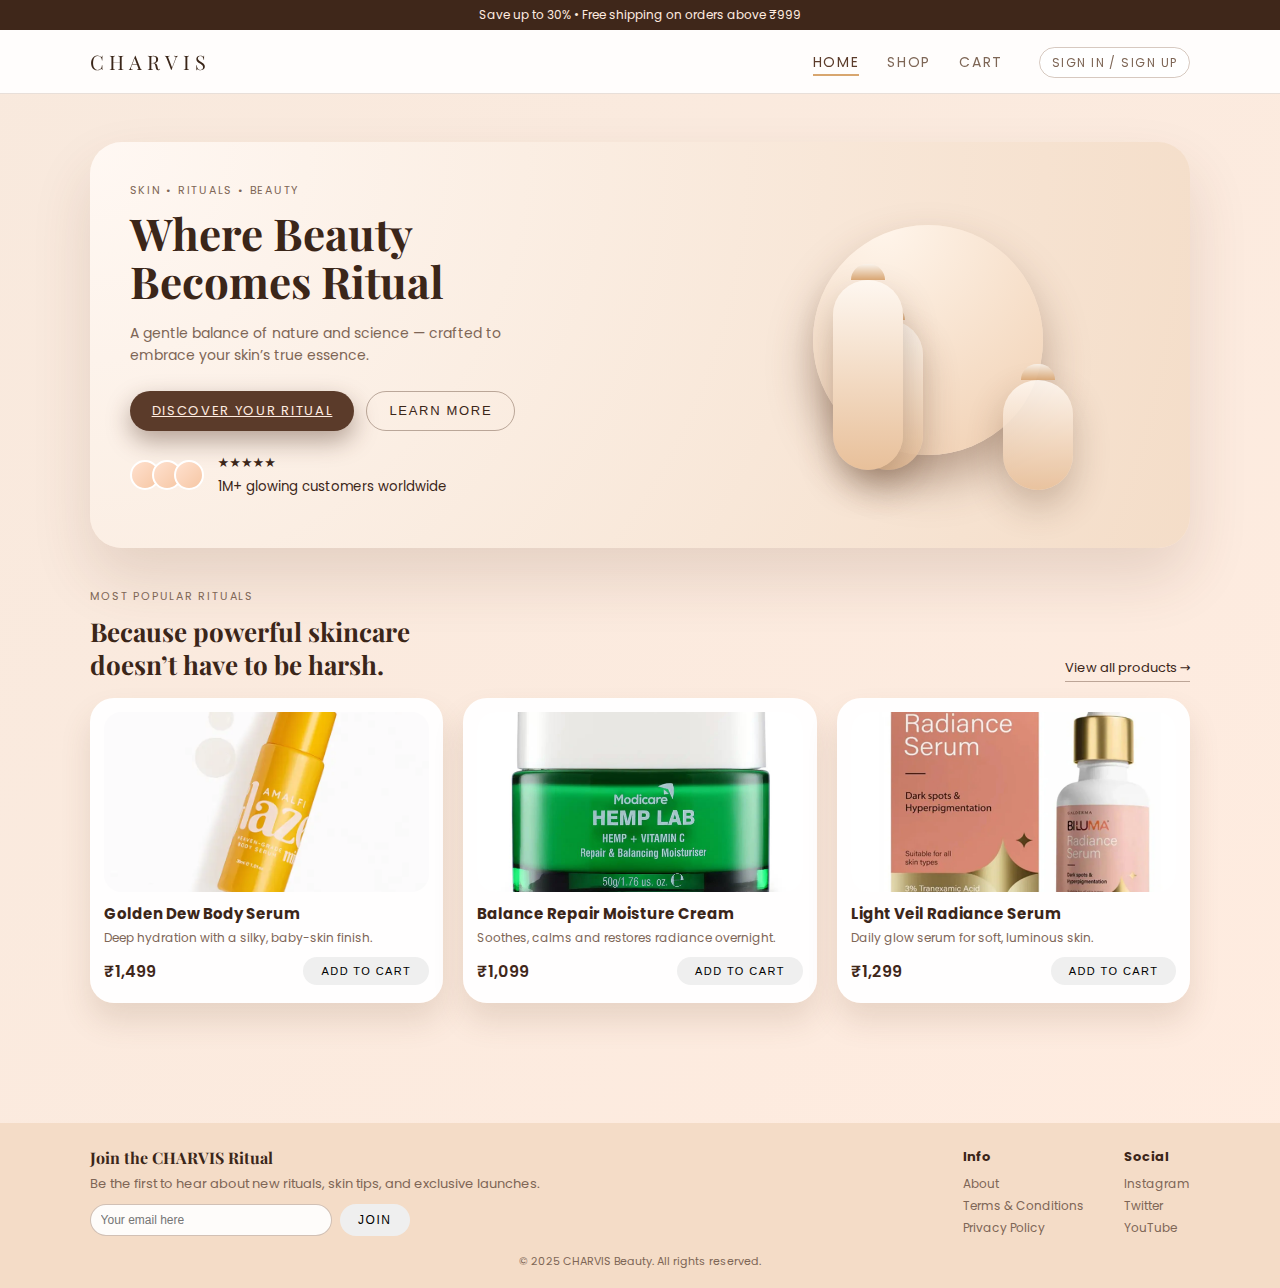
<file: index.html>
<!DOCTYPE html>
<html lang="en">
<head>
  <meta charset="UTF-8">
  <title>CHARVIS | Beauty Rituals</title>
  <link rel="stylesheet" href="style.css">
  <link href="https://fonts.googleapis.com/css2?family=Playfair+Display:wght@500;700&family=Poppins:wght@300;400;500;600&display=swap" rel="stylesheet">
</head>
<body>
  <header class="top-bar">
    <p>Save up to 30% • Free shipping on orders above ₹999</p>
  </header>

  <header class="main-header">
    <div class="logo">CHARVIS</div>
    <nav>
<a href="index.html" class="active">Home</a>
      <a href="shop.html">Shop</a>
      <a href="cart.html">Cart</a>      <a href="account.html" class="auth-link">Sign in / Sign up</a>
    </nav>
  </header>

  <main>
    <section class="hero-section">
      <div class="hero-content">
        <p class="eyebrow">SKIN • RITUALS • BEAUTY</p>
        <h1>Where Beauty<br>Becomes Ritual</h1>
        <p class="hero-text">
          A gentle balance of nature and science — crafted to embrace your skin’s true essence.
        </p>
        <div class="hero-actions">
          <a href="shop.html" class="btn primary">Discover Your Ritual</a>
          <button class="btn ghost">Learn More</button>
        </div>
        <div class="social-proof">
          <div class="faces">
            <span class="circle"></span>
            <span class="circle"></span>
            <span class="circle"></span>
          </div>
          <div>
            <div class="stars">★★★★★</div>
            <small>1M+ glowing customers worldwide</small>
          </div>
        </div>
      </div>

      <div class="hero-visual">
        <div class="hero-bg-circle"></div>
        <div class="bottle bottle-tall"></div>
        <div class="bottle bottle-medium"></div>
        <div class="bottle bottle-small"></div>
      </div>
    </section>

    <section class="popular-section">
      <header class="section-heading">
        <div>
          <p class="eyebrow">Most Popular Rituals</p>
          <h2>Because powerful skincare<br>doesn’t have to be harsh.</h2>
        </div>
        <a class="link" href="shop.html">View all products →</a>
      </header>

      <div class="product-grid">
        <article class="product-card">
          <div class="product-image">
            <img src="product1.png" alt="Golden Dew Body Serum bottle on a soft beige background">
          </div>
          <div class="product-info">
            <h3>Golden Dew Body Serum</h3>
            <p class="product-desc">Deep hydration with a silky, baby-skin finish.</p>
            <div class="product-meta">
              <span class="price">₹1,499</span>
              <button onclick="addToCart('Golden Dew Body Serum',1499)" class="btn tiny">Add to Cart</button>
            </div>
          </div>
        </article>

        <article class="product-card">
          <div class="product-image">
            <img src="product2.png" alt="Balance Repair Moisture Cream jar in a minimal setup">
          </div>
          <div class="product-info">
            <h3>Balance Repair Moisture Cream</h3>
            <p class="product-desc">Soothes, calms and restores radiance overnight.</p>
            <div class="product-meta">
              <span class="price">₹1,099</span>
              <button onclick="addToCart('Balance Repair Moisture Cream',1099)" class="btn tiny">Add to Cart</button>
            </div>
          </div>
        </article>

        <article class="product-card">
          <div class="product-image">
            <img src="product3.png" alt="Light Veil Radiance Serum bottle product shot">
          </div>
          <div class="product-info">
            <h3>Light Veil Radiance Serum</h3>
            <p class="product-desc">Daily glow serum for soft, luminous skin.</p>
            <div class="product-meta">
              <span class="price">₹1,299</span>
              <button onclick="addToCart('Light Veil Radiance Serum',1299)" class="btn tiny">Add to Cart</button>
            </div>
          </div>
        </article>
      </div>
    </section>
  </main>

  <footer class="site-footer">
    <div class="footer-main">
      <div>
        <h4>Join the CHARVIS Ritual</h4>
        <p>Be the first to hear about new rituals, skin tips, and exclusive launches.</p>
        <form class="newsletter">
          <input type="email" placeholder="Your email here">
          <button type="submit" class="btn small">Join</button>
        </form>
      </div>
      <div class="footer-links">
        <div>
          <h5>Info</h5>
          <a href="#">About</a>
          <a href="#">Terms &amp; Conditions</a>
          <a href="#">Privacy Policy</a>
        </div>
        <div>
          <h5>Social</h5>
          <a href="#">Instagram</a>
          <a href="#">Twitter</a>
          <a href="#">YouTube</a>
        </div>
      </div>
    </div>
    <p class="copyright">© 2025 CHARVIS Beauty. All rights reserved.</p>
  </footer> 

  <script src="script.js"></script>
</body>
</html>
</file>
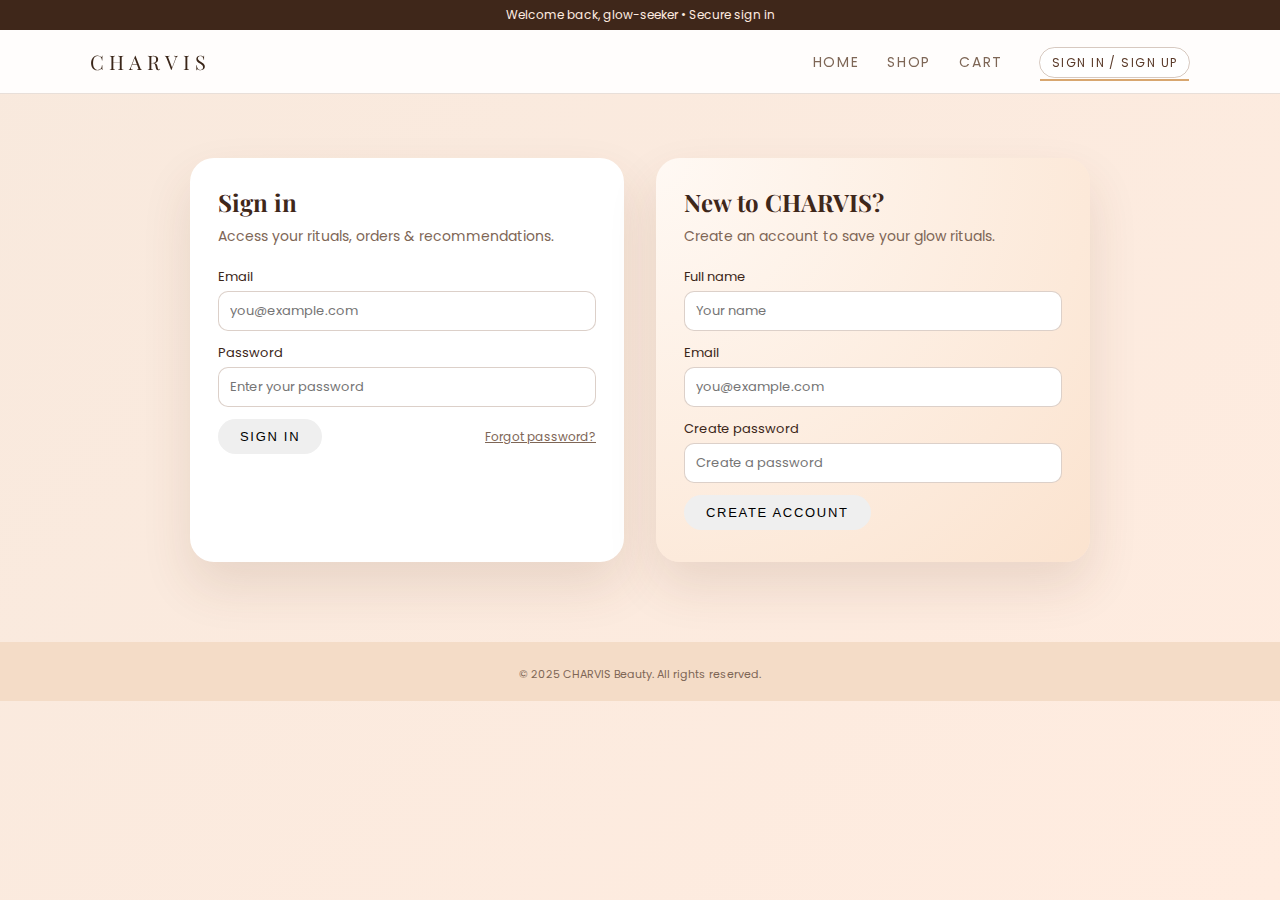
<file: account.html>
<!DOCTYPE html>
<html lang="en">
<head>
  <meta charset="UTF-8">
  <title>Sign in | CHARVIS</title>
  <link rel="stylesheet" href="style.css">
  <link href="https://fonts.googleapis.com/css2?family=Playfair+Display:wght@500;600;700&family=Poppins:wght@300;400;500;600&display=swap" rel="stylesheet">
</head>
<body>
  <header class="top-bar">
    <p>Welcome back, glow-seeker • Secure sign in</p>
  </header>

  <header class="main-header">
    <div class="logo">CHARVIS</div>
    <nav>
      <a href="index.html">Home</a>
      <a href="shop.html">Shop</a>
      <a href="cart.html">Cart</a>
      <a href="account.html" class="auth-link active">Sign in / Sign up</a>
    </nav>
  </header>

  <main class="page">
    <section class="auth-section">
      <div class="auth-card">
        <h2>Sign in</h2>
        <p class="auth-subtitle">Access your rituals, orders & recommendations.</p>
        <form class="auth-form">
          <label>
            Email
            <input type="email" placeholder="you@example.com" required>
          </label>
          <label>
            Password
            <input type="password" placeholder="Enter your password" required>
          </label>
          <div class="auth-actions">
            <button type="submit" class="btn">Sign in</button>
            <a href="#" class="auth-link-inline">Forgot password?</a>
          </div>
        </form>
      </div>

      <div class="auth-card auth-card-secondary">
        <h2>New to CHARVIS?</h2>
        <p class="auth-subtitle">Create an account to save your glow rituals.</p>
        <form class="auth-form">
          <label>
            Full name
            <input type="text" placeholder="Your name" required>
          </label>
          <label>
            Email
            <input type="email" placeholder="you@example.com" required>
          </label>
          <label>
            Create password
            <input type="password" placeholder="Create a password" required>
          </label>
          <button type="submit" class="btn secondary">Create account</button>
        </form>
      </div>
    </section>
  </main>

  <footer class="site-footer">
    <p class="copyright">© 2025 CHARVIS Beauty. All rights reserved.</p>
  </footer>

</body>
</html>
</file>
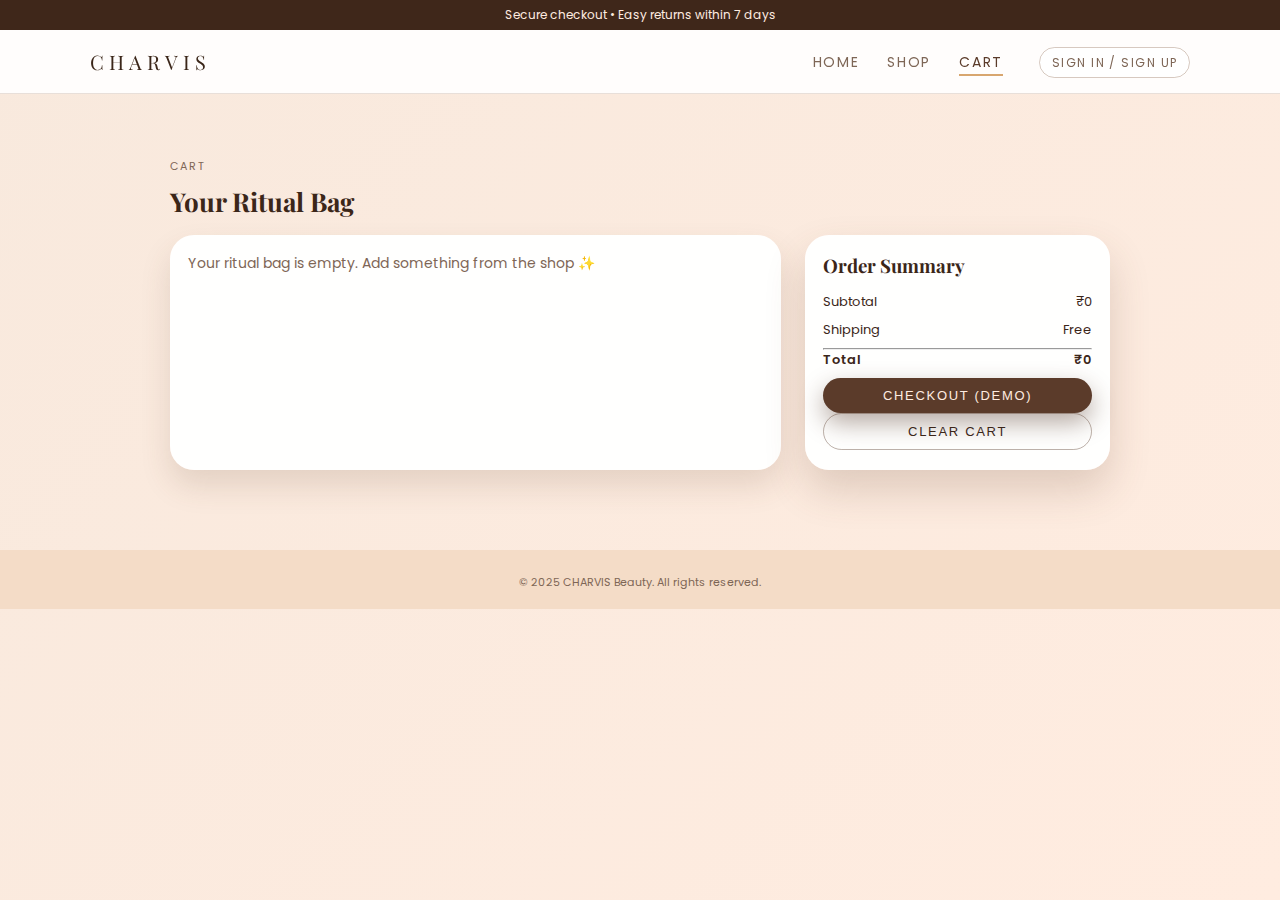
<file: cart.html>
<!DOCTYPE html>
<html lang="en">
<head>
  <meta charset="UTF-8">
  <title>Cart | CHARVIS</title>
  <link rel="stylesheet" href="style.css">
  <link href="https://fonts.googleapis.com/css2?family=Playfair+Display:wght@500;700&family=Poppins:wght@300;400;500;600&display=swap" rel="stylesheet">
</head>
<body>
  <header class="top-bar">
    <p>Secure checkout • Easy returns within 7 days</p>
  </header>

  <header class="main-header">
    <div class="logo">CHARVIS</div>
    <nav>
<a href="index.html">Home</a>
      <a href="shop.html">Shop</a>
      <a href="cart.html" class="active">Cart</a>      <a href="account.html" class="auth-link">Sign in / Sign up</a>
    </nav>
  </header>

  <main class="page cart-page">
    <header class="section-heading">
      <div>
        <p class="eyebrow">Cart</p>
        <h2>Your Ritual Bag</h2>
      </div>
    </header>

    <div class="cart-layout">
      <div class="cart-items" id="cart-items">
      </div>

      <aside class="cart-summary">
        <h3>Order Summary</h3>
        <div class="summary-row">
          <span>Subtotal</span>
          <span id="subtotal">₹0</span>
        </div>
        <div class="summary-row">
          <span>Shipping</span>
          <span>Free</span>
        </div>
        <hr>
        <div class="summary-row total-row">
          <span>Total</span>
          <span id="total">₹0</span>
        </div>
        <button class="btn primary full-width">Checkout (Demo)</button>
        <button class="btn ghost full-width" onclick="clearCart()">Clear Cart</button>
      </aside>
    </div>
  </main>

  <footer class="site-footer">
    <p class="copyright">© 2025 CHARVIS Beauty. All rights reserved.</p>
  </footer>

  <script src="script.js"></script>
  <script>displayCart();</script>
</body>
</html>
</file>
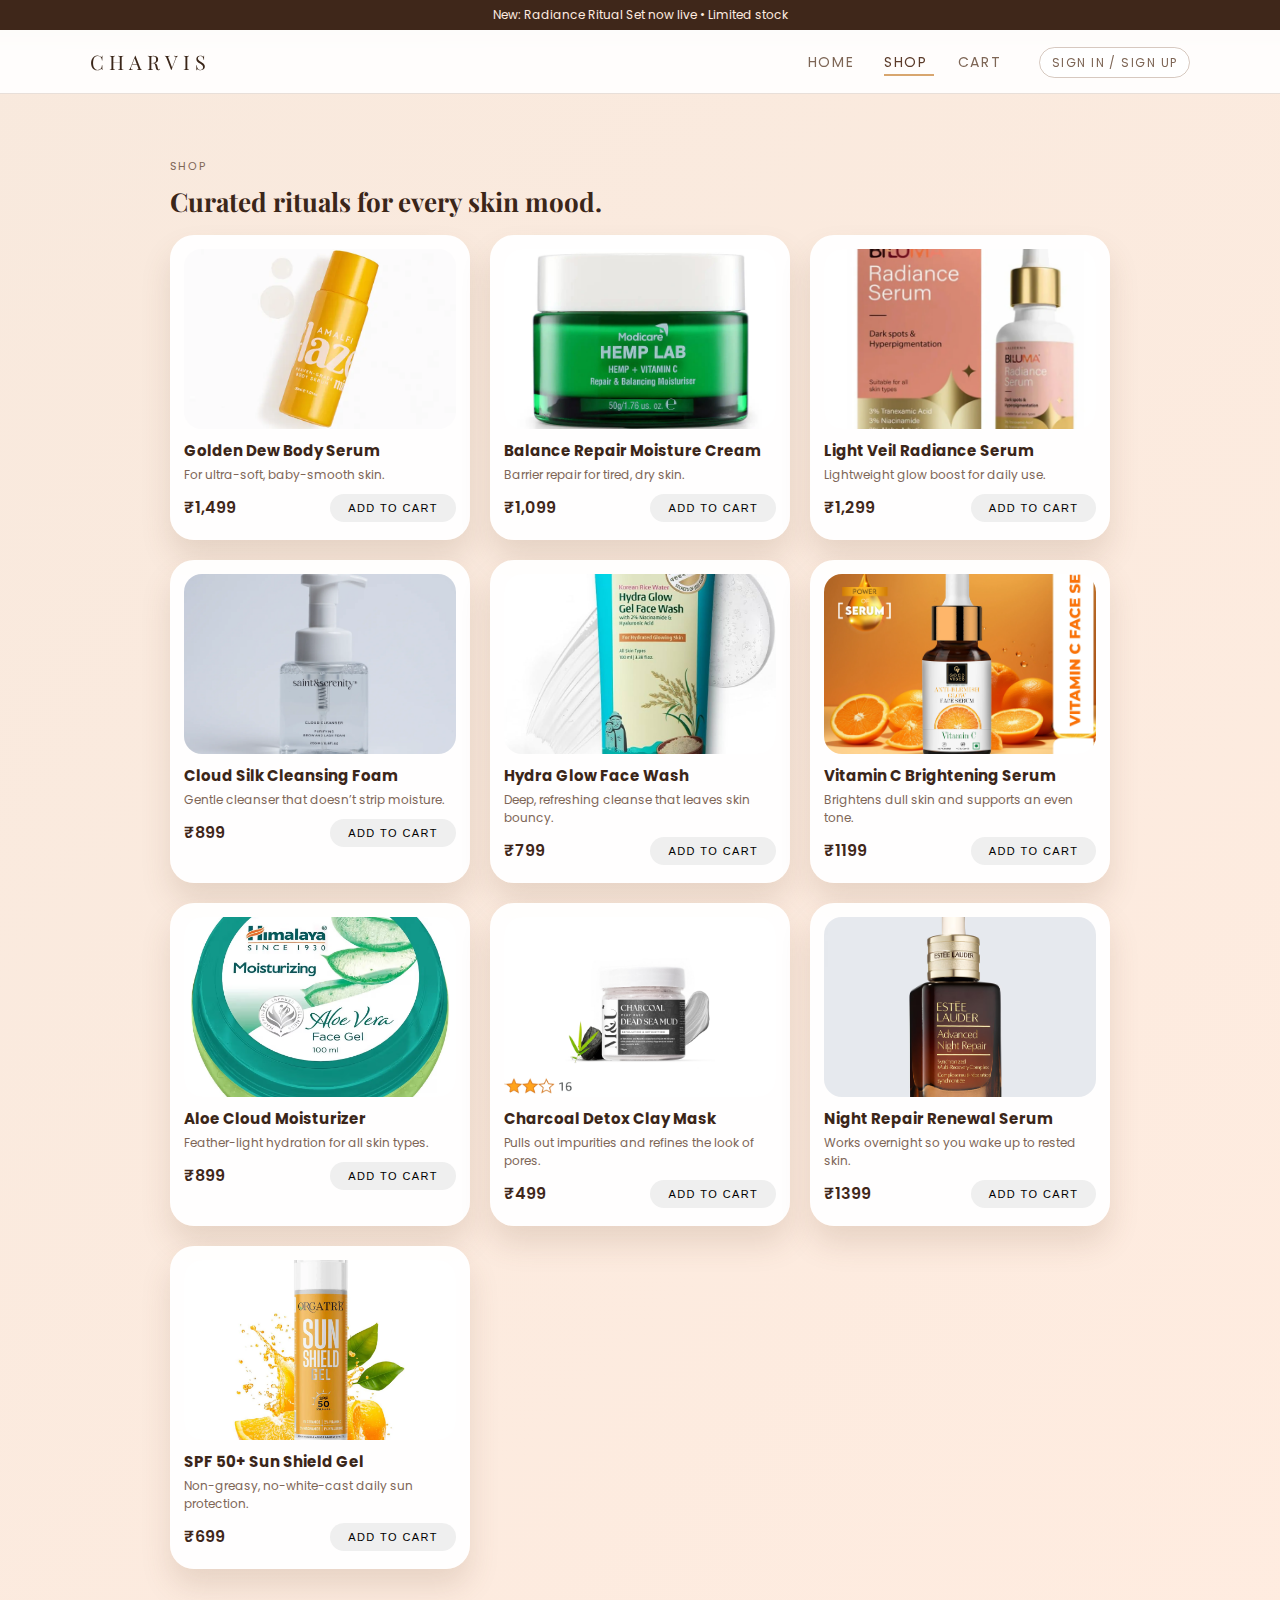
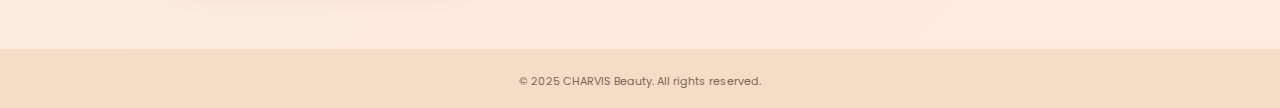
<file: shop.html>
<!DOCTYPE html>
<html lang="en">
 <head>
  <meta charset="utf-8"/>
  <title>
   Shop | CHARVIS
  </title>
  <link href="style.css" rel="stylesheet"/>
  <link href="https://fonts.googleapis.com/css2?family=Playfair+Display:wght@500;700&amp;family=Poppins:wght@300;400;500;600&amp;display=swap" rel="stylesheet"/>
 </head>
 <body>
  <header class="top-bar">
   <p>
    New: Radiance Ritual Set now live &bull; Limited stock
   </p>
  </header>
  <header class="main-header">
   <div class="logo">
    CHARVIS
   </div>
   <nav>
<a href="index.html">
     Home
    </a>
    <a class="active" href="shop.html">
     Shop
    </a>
    <a href="cart.html">
     Cart
    </a>      <a href="account.html" class="auth-link">Sign in / Sign up</a>
    </nav>
  </header>
  <main class="page">
   <header class="section-heading">
    <div>
     <p class="eyebrow">
      Shop
     </p>
     <h2>
      Curated rituals for every skin mood.
     </h2>
    </div>
   </header>
   <div class="product-grid">
    <article class="product-card">
     <div class="product-image">
      <img alt="Golden Dew Body Serum bottle on a soft beige background" src="product1.png"/>
     </div>
     <div class="product-info">
      <h3>
       Golden Dew Body Serum
      </h3>
      <p class="product-desc">
       For ultra-soft, baby-smooth skin.
      </p>
      <div class="product-meta">
       <span class="price">
        ₹1,499
       </span>
       <button class="btn tiny" onclick="addToCart('Golden Dew Body Serum',1499)">
        Add to Cart
       </button>
      </div>
     </div>
    </article>
    <article class="product-card">
     <div class="product-image">
      <img alt="Balance Repair Moisture Cream jar in a minimal setup" src="product2.png"/>
     </div>
     <div class="product-info">
      <h3>
       Balance Repair Moisture Cream
      </h3>
      <p class="product-desc">
       Barrier repair for tired, dry skin.
      </p>
      <div class="product-meta">
       <span class="price">
        ₹1,099
       </span>
       <button class="btn tiny" onclick="addToCart('Balance Repair Moisture Cream',1099)">
        Add to Cart
       </button>
      </div>
     </div>
    </article>
    <article class="product-card">
     <div class="product-image">
      <img alt="Light Veil Radiance Serum bottle product shot" src="product3.png"/>
     </div>
     <div class="product-info">
      <h3>
       Light Veil Radiance Serum
      </h3>
      <p class="product-desc">
       Lightweight glow boost for daily use.
      </p>
      <div class="product-meta">
       <span class="price">
        ₹1,299
       </span>
       <button class="btn tiny" onclick="addToCart('Light Veil Radiance Serum',1299)">
        Add to Cart
       </button>
      </div>
     </div>
    </article>
    <article class="product-card">
     <div class="product-image">
      <img alt="Cloud Silk Cleansing Foam minimalist product photo" src="product4.png"/>
     </div>
     <div class="product-info">
      <h3>
       Cloud Silk Cleansing Foam
      </h3>
      <p class="product-desc">
       Gentle cleanser that doesn&rsquo;t strip moisture.
      </p>
      <div class="product-meta">
       <span class="price">
        ₹899
       </span>
       <button class="btn tiny" onclick="addToCart('Cloud Silk Cleansing Foam',899)">
        Add to Cart
       </button>
      </div>
     </div>
    </article>
    <article class="product-card">
     <div class="product-image">
      <img alt="Hydra Glow Face Wash tube product photo" src="product5.png"/>
     </div>
     <div class="product-info">
      <h3>
       Hydra Glow Face Wash
      </h3>
      <p class="product-desc">
       Deep, refreshing cleanse that leaves skin bouncy.
      </p>
      <div class="product-meta">
       <span class="price">
        ₹799
       </span>
       <button class="btn tiny" onclick="addToCart('Hydra Glow Face Wash',799)">
        Add to Cart
       </button>
      </div>
     </div>
    </article>
    <article class="product-card">
     <div class="product-image">
      <img alt="Vitamin C Brightening Serum glass bottle" src="product6.png"/>
     </div>
     <div class="product-info">
      <h3>
       Vitamin C Brightening Serum
      </h3>
      <p class="product-desc">
       Brightens dull skin and supports an even tone.
      </p>
      <div class="product-meta">
       <span class="price">
        ₹1199
       </span>
       <button class="btn tiny" onclick="addToCart('Vitamin C Brightening Serum',1199)">
        Add to Cart
       </button>
      </div>
     </div>
    </article>
    <article class="product-card">
     <div class="product-image">
      <img alt="Aloe Cloud Moisturizer jar" src="product7.png"/>
     </div>
     <div class="product-info">
      <h3>
       Aloe Cloud Moisturizer
      </h3>
      <p class="product-desc">
       Feather-light hydration for all skin types.
      </p>
      <div class="product-meta">
       <span class="price">
        ₹899
       </span>
       <button class="btn tiny" onclick="addToCart('Aloe Cloud Moisturizer',899)">
        Add to Cart
       </button>
      </div>
     </div>
    </article>
    <article class="product-card">
     <div class="product-image">
      <img alt="Charcoal Detox Clay Mask jar" src="product8.png"/>
     </div>
     <div class="product-info">
      <h3>
       Charcoal Detox Clay Mask
      </h3>
      <p class="product-desc">
       Pulls out impurities and refines the look of pores.
      </p>
      <div class="product-meta">
       <span class="price">
        ₹499
       </span>
       <button class="btn tiny" onclick="addToCart('Charcoal Detox Clay Mask',499)">
        Add to Cart
       </button>
      </div>
     </div>
    </article>
    <article class="product-card">
     <div class="product-image">
      <img alt="Night Repair Renewal Serum bottle" src="product9.png"/>
     </div>
     <div class="product-info">
      <h3>
       Night Repair Renewal Serum
      </h3>
      <p class="product-desc">
       Works overnight so you wake up to rested skin.
      </p>
      <div class="product-meta">
       <span class="price">
        ₹1399
       </span>
       <button class="btn tiny" onclick="addToCart('Night Repair Renewal Serum',1399)">
        Add to Cart
       </button>
      </div>
     </div>
    </article>
    <article class="product-card">
     <div class="product-image">
      <img alt="SPF 50+ Sun Shield Gel bottle" src="product10.png"/>
     </div>
     <div class="product-info">
      <h3>
       SPF 50+ Sun Shield Gel
      </h3>
      <p class="product-desc">
       Non-greasy, no-white-cast daily sun protection.
      </p>
      <div class="product-meta">
       <span class="price">
        ₹699
       </span>
       <button class="btn tiny" onclick="addToCart('SPF 50+ Sun Shield Gel',699)">
        Add to Cart
       </button>
      </div>
     </div>
    </article>
   </div>
  </main>
  <footer class="site-footer">
   <p class="copyright">
    &copy; 2025 CHARVIS Beauty. All rights reserved.
   </p>
  </footer>
  <script src="script.js">
  </script>
 </body>
</html>
</file>
<file: style.css>
/* Color theme: brown & baby-skin tones */
:root {
  --brown: #5b3b2a;
  --brown-dark: #3f271a;
  --accent: #d8a66f;
  --bg-soft: #f8e9dd;
  --bg-skin: #ffece0;
  --text-main: #3b2619;
  --text-muted: #7e6656;
  --white: #ffffff;
}

* {
  box-sizing: border-box;
  margin: 0;
  padding: 0;
}

body {
  font-family: 'Poppins', system-ui, -apple-system, BlinkMacSystemFont, 'Segoe UI', sans-serif;
  background: linear-gradient(135deg, var(--bg-soft), var(--bg-skin));
  color: var(--text-main);
  min-height: 100vh;
}

/* Top small bar */
.top-bar {
  background: var(--brown-dark);
  color: var(--bg-skin);
  text-align: center;
  font-size: 12px;
  padding: 6px 12px;
}

/* Main header */
.main-header {
  display: flex;
  justify-content: space-between;
  align-items: center;
  padding: 18px 7%;
  background: rgba(255, 255, 255, 0.9);
  backdrop-filter: blur(10px);
  border-bottom: 1px solid rgba(140, 101, 75, 0.2);
  position: sticky;
  top: 0;
  z-index: 10;
}

.logo {
  font-family: 'Playfair Display', serif;
  letter-spacing: 0.25em;
  font-size: 20px;
}

nav a {
  margin-left: 24px;
  text-decoration: none;
  font-size: 14px;
  text-transform: uppercase;
  letter-spacing: 0.12em;
  color: var(--text-muted);
  position: relative;
}

nav a.active,
nav a:hover {
  color: var(--brown);
}

nav a::after {
  content: "";
  position: absolute;
  left: 0;
  bottom: -4px;
  width: 0;
  height: 2px;
  background: var(--accent);
  transition: width 0.25s ease;
}

nav a:hover::after,
nav a.active::after {
  width: 100%;
}

/* Layout helpers */
main {
  padding: 24px 7% 60px;
}

.page {
  max-width: 1120px;
  margin: 0 auto;
}

/* Hero section */
.hero-section {
  max-width: 1120px;
  margin: 24px auto 40px;
  padding: 40px 40px 50px;
  border-radius: 32px;
  background: radial-gradient(circle at top left, #fff8f3, #f4ddc8);
  display: grid;
  grid-template-columns: 1.1fr 0.9fr;
  gap: 32px;
  align-items: center;
  box-shadow: 0 30px 60px rgba(96, 57, 32, 0.14);
}

.hero-content h1 {
  font-family: 'Playfair Display', serif;
  font-size: 44px;
  line-height: 1.1;
  margin-bottom: 16px;
}

.hero-text {
  font-size: 14px;
  line-height: 1.6;
  color: var(--text-muted);
  max-width: 380px;
}

.eyebrow {
  text-transform: uppercase;
  letter-spacing: 0.16em;
  font-size: 11px;
  color: var(--text-muted);
  margin-bottom: 10px;
}

.hero-actions {
  margin: 24px 0 22px;
  display: flex;
  gap: 12px;
}

.btn {
  border-radius: 999px;
  padding: 10px 22px;
  border: none;
  font-size: 13px;
  text-transform: uppercase;
  letter-spacing: 0.13em;
  cursor: pointer;
  display: inline-flex;
  align-items: center;
  justify-content: center;
  gap: 6px;
}

.btn.primary {
  background: var(--brown);
  color: var(--bg-skin);
  box-shadow: 0 10px 25px rgba(73, 43, 27, 0.4);
}

.btn.primary:hover {
  background: var(--brown-dark);
}

.btn.ghost {
  background: transparent;
  border: 1px solid rgba(91, 59, 42, 0.4);
  color: var(--text-main);
}

.btn.tiny {
  padding: 8px 18px;
  font-size: 11px;
}

.btn.small {
  padding: 8px 18px;
  font-size: 12px;
}

.btn.full-width {
  width: 100%;
}

/* Social proof */
.social-proof {
  display: flex;
  gap: 14px;
  align-items: center;
}

.faces {
  display: flex;
}

.circle {
  width: 30px;
  height: 30px;
  border-radius: 50%;
  background: linear-gradient(135deg, #ffe1cf, #f6c7a4);
  border: 2px solid #fff;
  margin-left: -8px;
}

.circle:first-child {
  margin-left: 0;
}

.stars {
  font-size: 13px;
}

/* Hero bottles */
.hero-visual {
  position: relative;
  height: 260px;
  display: flex;
  align-items: flex-end;
  justify-content: center;
}

.hero-bg-circle {
  position: absolute;
  inset: 0;
  margin: auto;
  width: 230px;
  height: 230px;
  border-radius: 50%;
  background: radial-gradient(circle at 30% 0%, #fff5eb, #f0cfb1);
  box-shadow: 0 25px 45px rgba(99, 63, 41, 0.4);
}

.bottle {
  position: relative;
  width: 70px;
  border-radius: 999px;
  background: linear-gradient(180deg, #fef7f0, #e8c09a);
  box-shadow: 0 16px 35px rgba(90, 56, 34, 0.3);
}

.bottle::before {
  content: "";
  position: absolute;
  top: -16px;
  left: 18px;
  right: 18px;
  height: 16px;
  border-radius: 999px 999px 4px 4px;
  background: linear-gradient(180deg, #f9f2ea, #d9a673);
}

.bottle-tall {
  height: 190px;
  z-index: 2;
  transform: translateX(10px);
}

.bottle-medium {
  height: 150px;
  transform: translateX(-40px);
  opacity: 0.9;
}

.bottle-small {
  height: 110px;
  transform: translateX(40px) translateY(20px);
  opacity: 0.9;
}

/* Section heading */
.section-heading {
  display: flex;
  justify-content: space-between;
  align-items: flex-end;
  margin: 40px auto 16px;
  max-width: 1120px;
}

.section-heading h2 {
  font-family: 'Playfair Display', serif;
  font-size: 26px;
  line-height: 1.3;
}

.section-heading .link {
  font-size: 13px;
  text-decoration: none;
  border-bottom: 1px solid rgba(91, 59, 42, 0.4);
  padding-bottom: 3px;
  color: var(--text-main);
}

/* Product grid */
.product-grid {
  display: grid;
  grid-template-columns: repeat(auto-fit, minmax(230px, 1fr));
  gap: 20px;
  max-width: 1120px;
  margin: 0 auto;
}

.product-card {
  background: rgba(255, 255, 255, 0.95);
  border-radius: 24px;
  padding: 14px 14px 18px;
  box-shadow: 0 18px 30px rgba(115, 79, 57, 0.15);
  display: flex;
  flex-direction: column;
  gap: 10px;
  transition: transform 0.15s ease, box-shadow 0.15s ease, translate 0.15s ease;
}

.product-card:hover {
  transform: translateY(-4px);
  box-shadow: 0 22px 40px rgba(115, 79, 57, 0.2);
}

.product-image {
  border-radius: 18px;
  height: 180px;
  overflow: hidden;
}

.product-image img {
  width: 100%;
  height: 100%;
  object-fit: cover;
  display: block;
}

.product-info h3 {
  font-size: 15px;
  margin-bottom: 4px;
}

.product-desc {
  font-size: 12px;
  color: var(--text-muted);
  margin-bottom: 10px;
}

.product-meta {
  display: flex;
  align-items: center;
  justify-content: space-between;
}

.price {
  font-weight: 600;
  color: var(--brown-dark);
}

/* Popular section */
.popular-section {
  margin-bottom: 40px;
}

/* Cart layout */
.cart-layout {
  display: grid;
  grid-template-columns: 2fr 1fr;
  gap: 24px;
  max-width: 1120px;
  margin: 10px auto 0;
}

.cart-items {
  background: rgba(255, 255, 255, 0.96);
  border-radius: 24px;
  padding: 18px 18px 8px;
  box-shadow: 0 16px 30px rgba(103, 70, 48, 0.15);
}

.cart-item {
  display: flex;
  justify-content: space-between;
  align-items: center;
  padding: 10px 0;
  border-bottom: 1px solid rgba(160, 120, 93, 0.25);
}

.cart-item:last-child {
  border-bottom: none;
}

.cart-name {
  font-size: 14px;
}

.cart-price {
  font-weight: 600;
}

.remove-btn {
  background: none;
  border: none;
  font-size: 11px;
  text-transform: uppercase;
  letter-spacing: 0.12em;
  color: var(--text-muted);
  cursor: pointer;
}

.cart-summary {
  background: rgba(255, 255, 255, 0.97);
  border-radius: 24px;
  padding: 18px 18px 20px;
  box-shadow: 0 20px 40px rgba(103, 70, 48, 0.2);
}

.cart-summary h3 {
  font-family: 'Playfair Display', serif;
  margin-bottom: 14px;
}

.summary-row {
  display: flex;
  justify-content: space-between;
  font-size: 13px;
  margin-bottom: 8px;
}

.total-row {
  font-weight: 600;
}

/* Footer */
.site-footer {
  padding: 24px 7% 18px;
  background: #f4dcc7;
  margin-top: 20px;
}

.footer-main {
  max-width: 1120px;
  margin: 0 auto 12px;
  display: flex;
  justify-content: space-between;
  gap: 28px;
}

.footer-main h4 {
  font-family: 'Playfair Display', serif;
  margin-bottom: 6px;
}

.footer-main p {
  font-size: 13px;
  color: var(--text-muted);
  margin-bottom: 10px;
}

.newsletter {
  display: flex;
  gap: 8px;
  max-width: 320px;
}

.newsletter input {
  flex: 1;
  padding: 8px 10px;
  border-radius: 999px;
  border: 1px solid rgba(139, 102, 77, 0.4);
  font-size: 12px;
  background: rgba(255, 255, 255, 0.9);
}

.footer-links {
  display: flex;
  gap: 40px;
}

.footer-links h5 {
  font-size: 13px;
  margin-bottom: 8px;
}

.footer-links a {
  display: block;
  font-size: 12px;
  text-decoration: none;
  color: var(--text-muted);
  margin-bottom: 4px;
}

.footer-links a:hover {
  color: var(--text-main);
}

.copyright {
  text-align: center;
  font-size: 11px;
  color: var(--text-muted);
}

/* Responsive */
@media (max-width: 900px) {
  .hero-section {
    grid-template-columns: 1fr;
    padding: 30px 24px 34px;
  }

  .hero-visual {
    order: -1;
  }

  .section-heading {
    flex-direction: column;
    align-items: flex-start;
    gap: 10px;
  }

  .cart-layout {
    grid-template-columns: 1fr;
  }

  .footer-main {
    flex-direction: column;
  }

  nav a {
    margin-left: 12px;
    font-size: 12px;
  }
}

@media (max-width: 600px) {
  main {
    padding-inline: 16px;
  }

  .hero-section {
    border-radius: 22px;
  }

  .product-card {
    border-radius: 20px;
  }
}


/* Small Sign in / Sign up link on top-right */
.auth-link {
  font-size: 12px;
  padding: 6px 12px;
  border-radius: 999px;
  border: 1px solid rgba(140, 101, 75, 0.35);
  background: rgba(255, 255, 255, 0.8);
  margin-left: 32px;
}

.auth-link:hover {
  background: var(--brown);
  color: var(--white);
}


/* Auth page */
.auth-section {
  display: grid;
  grid-template-columns: minmax(0, 1fr) minmax(0, 1fr);
  gap: 32px;
  max-width: 900px;
  margin: 40px auto 0;
}

.auth-card {
  background: var(--white);
  border-radius: 24px;
  padding: 28px 28px 32px;
  box-shadow: 0 24px 50px rgba(96, 57, 32, 0.12);
}

.auth-card h2 {
  font-family: 'Playfair Display', serif;
  font-size: 24px;
  margin-bottom: 8px;
  color: var(--brown-dark);
}

.auth-subtitle {
  font-size: 14px;
  color: var(--text-muted);
  margin-bottom: 20px;
}

.auth-form label {
  display: block;
  font-size: 13px;
  color: var(--text-main);
  margin-bottom: 12px;
}

.auth-form input {
  width: 100%;
  margin-top: 4px;
  padding: 9px 11px;
  border-radius: 10px;
  border: 1px solid rgba(140, 101, 75, 0.3);
  outline: none;
  font-family: inherit;
  font-size: 13px;
}

.auth-form input:focus {
  border-color: var(--accent);
  box-shadow: 0 0 0 2px rgba(216, 166, 111, 0.2);
}

.auth-actions {
  display: flex;
  align-items: center;
  justify-content: space-between;
  margin-top: 12px;
}

.auth-link-inline {
  font-size: 12px;
  color: var(--text-muted);
  text-decoration: underline;
}

.auth-card-secondary {
  background: radial-gradient(circle at top left, #fff9f4, #fbe3cf);
}

@media (max-width: 800px) {
  .auth-section {
    grid-template-columns: minmax(0, 1fr);
  }
}
</file>
